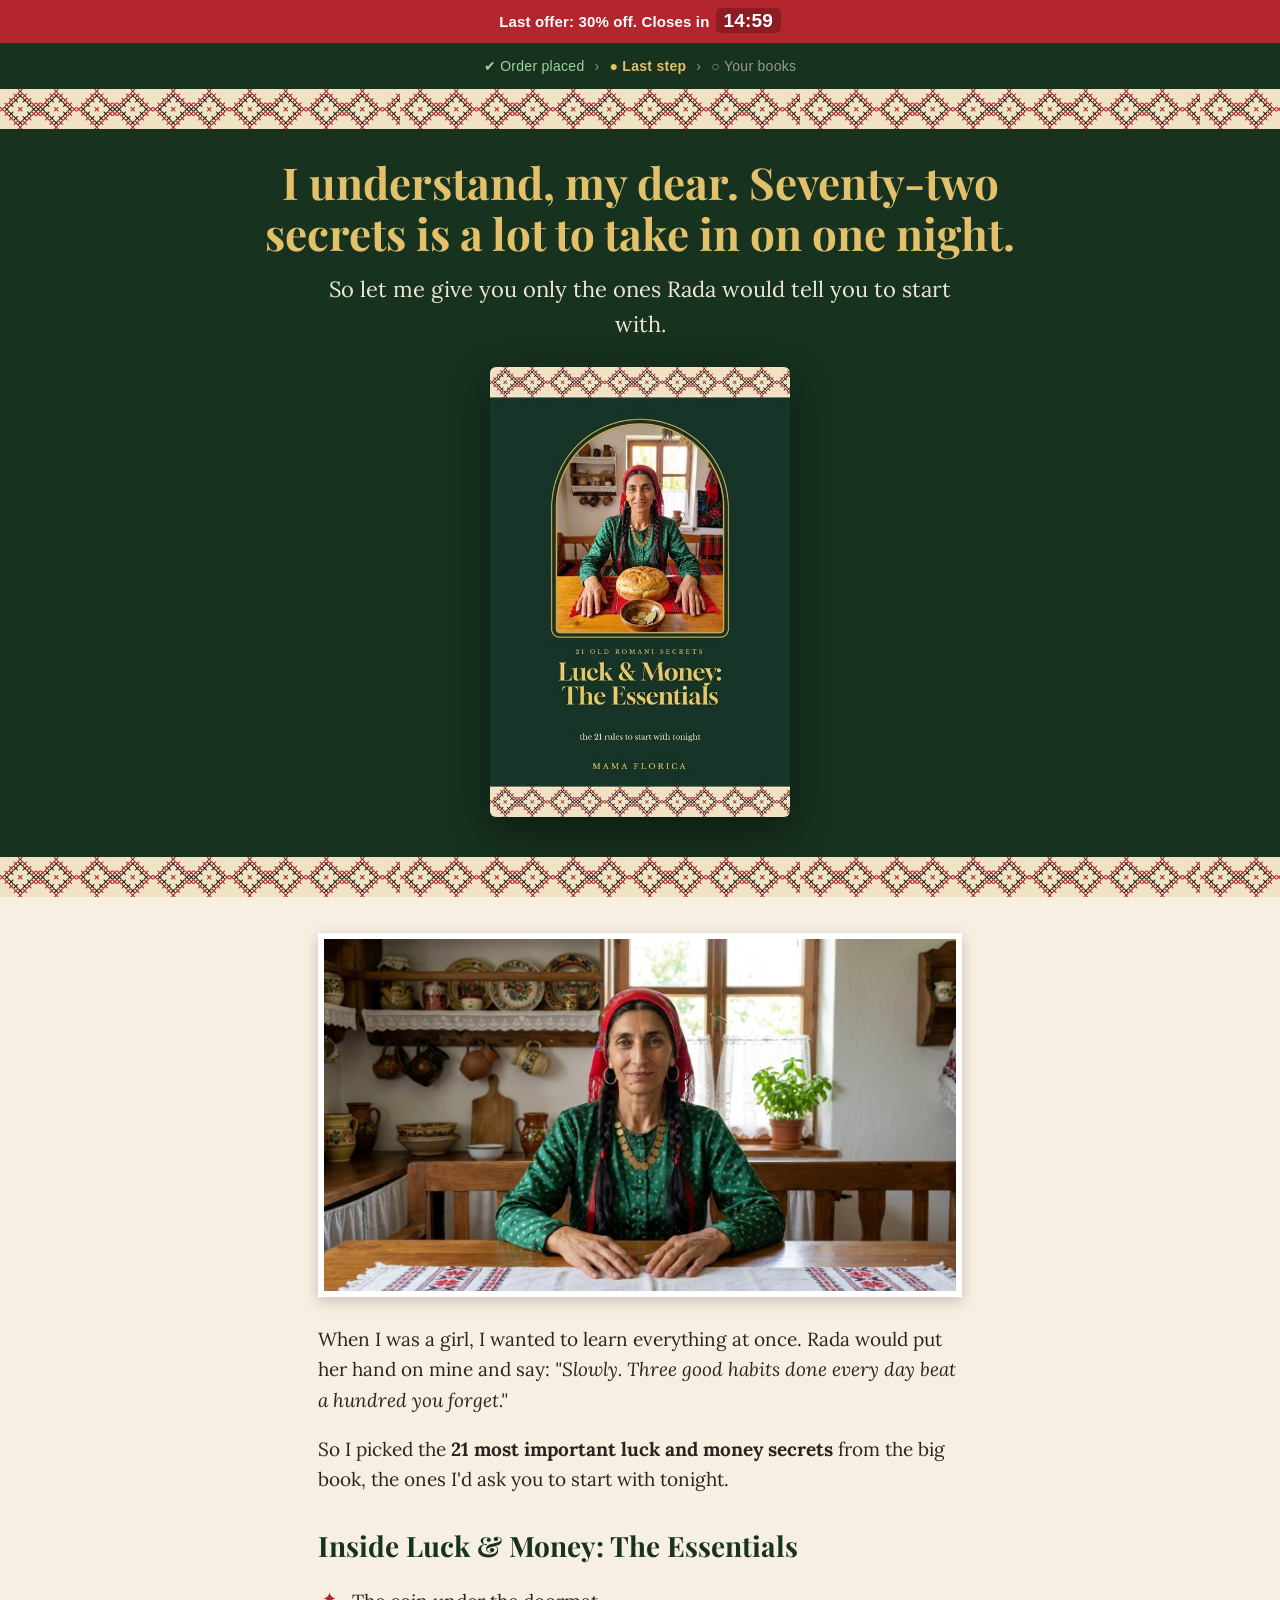
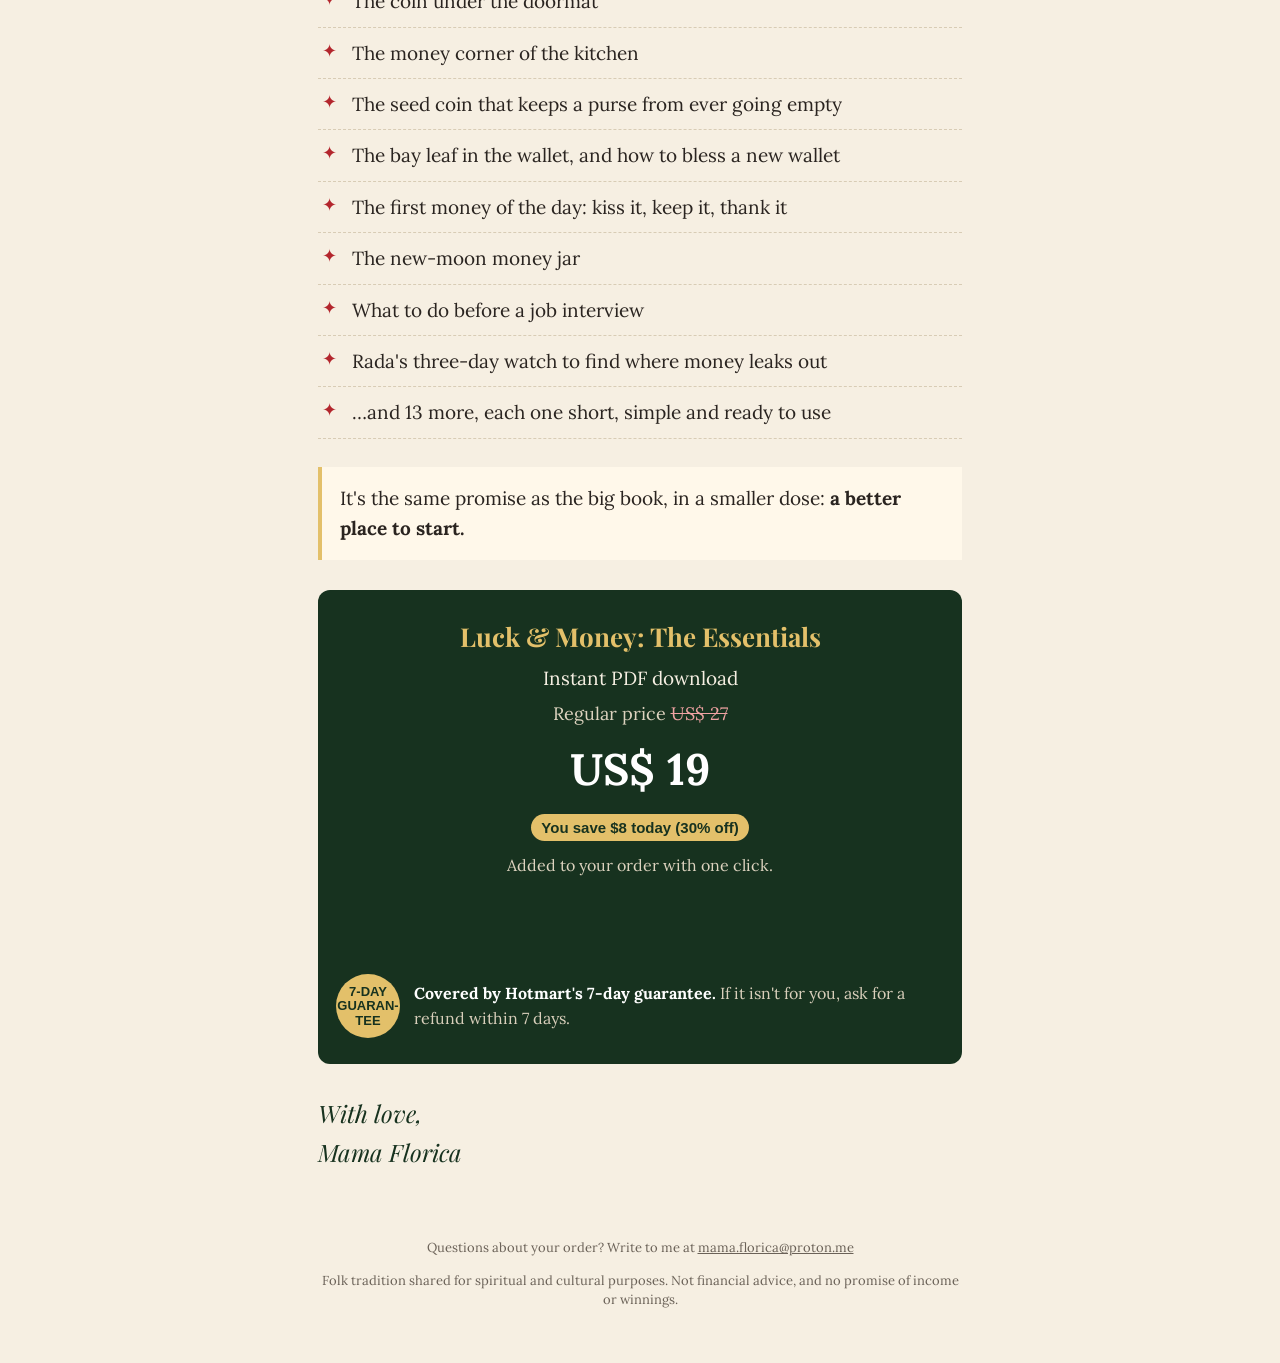
<file: essentials.html>
<!doctype html>
<html lang="en">
<head>
<meta charset="utf-8">
<meta name="viewport" content="width=device-width,initial-scale=1">
<meta name="robots" content="noindex">
<title>A better place to start | Mama Florica</title>
<link rel="preconnect" href="https://fonts.googleapis.com"><link rel="preconnect" href="https://fonts.gstatic.com" crossorigin>
<link href="https://fonts.googleapis.com/css2?family=Lora:ital,wght@0,400;0,700;1,400&family=Playfair+Display:ital,wght@0,700;1,400&display=swap" rel="stylesheet">
<link rel="stylesheet" href="style.css">
</head>
<body>
<div class="timer"><span id="timer-label">Last offer: 30% off. Closes in</span><b id="countdown">15:00</b></div>
<div class="steps"><span class="done">✔ Order placed</span><span>›</span><span class="now">● Last step</span><span>›</span><span>○ Your books</span></div>
<div class="border"></div>
<section class="hero">
  <h1>I understand, my dear. Seventy-two secrets is a lot to take in on one night.</h1>
  <p class="sub">So let me give you only the ones Rada would tell you to start with.</p>
  <img class="cover" src="essentials.jpg" alt="Luck &amp; Money: The Essentials, by Mama Florica" width="520" height="780">
</section>
<div class="border"></div>

<main>
  <div class="letter">
    <img class="portrait wide" src="florica.jpg" alt="Mama Florica at her kitchen table" width="600" height="335">
    <p>When I was a girl, I wanted to learn everything at once. Rada would put her hand on mine and say: <i>"Slowly. Three good habits done every day beat a hundred you forget."</i></p>
    <p>So I picked the <b>21 most important luck and money secrets</b> from the big book, the ones I'd ask you to start with tonight.</p>
  </div>

  <h2>Inside Luck &amp; Money: The Essentials</h2>
  <ul class="inside">
    <li>The coin under the doormat</li>
    <li>The money corner of the kitchen</li>
    <li>The seed coin that keeps a purse from ever going empty</li>
    <li>The bay leaf in the wallet, and how to bless a new wallet</li>
    <li>The first money of the day: kiss it, keep it, thank it</li>
    <li>The new-moon money jar</li>
    <li>What to do before a job interview</li>
    <li>Rada's three-day watch to find where money leaks out</li>
    <li>…and 13 more, each one short, simple and ready to use</li>
  </ul>

  <div class="why">It's the same promise as the big book, in a smaller dose: <b>a better place to start.</b></div>

  <div class="offer">
    <h3>Luck &amp; Money: The Essentials</h3>
    <div>Instant PDF download</div>
    <div class="was">Regular price <s>US$ 27</s></div>
    <div class="price">US$ 19</div>
    <div class="save">You save $8 today (30% off)</div>
    <p class="note">Added to your order with one click.</p>
    <!-- HOTMART FUNNEL WIDGET: START -->
    <div id="hotmart-sales-funnel"></div>
    <!-- HOTMART FUNNEL WIDGET: END -->
    <div class="closed">This offer has closed. Your order is complete: check your email for your book.</div>
    <div class="guarantee"><div class="seal">7-DAY<br>GUARAN&shy;TEE</div><div><b>Covered by Hotmart's 7-day guarantee.</b> If it isn't for you, ask for a refund within 7 days.</div></div>
  </div>

  <p class="sign">With love,<br>Mama Florica</p>
</main>

<footer>
  <p>Questions about your order? Write to me at <a href="mailto:mama.florica@proton.me">mama.florica@proton.me</a></p>
  <p>Folk tradition shared for spiritual and cultural purposes. Not financial advice, and no promise of income or winnings.</p>
</footer>
<script src="timer.js"></script>
</body>
</html>
</file>
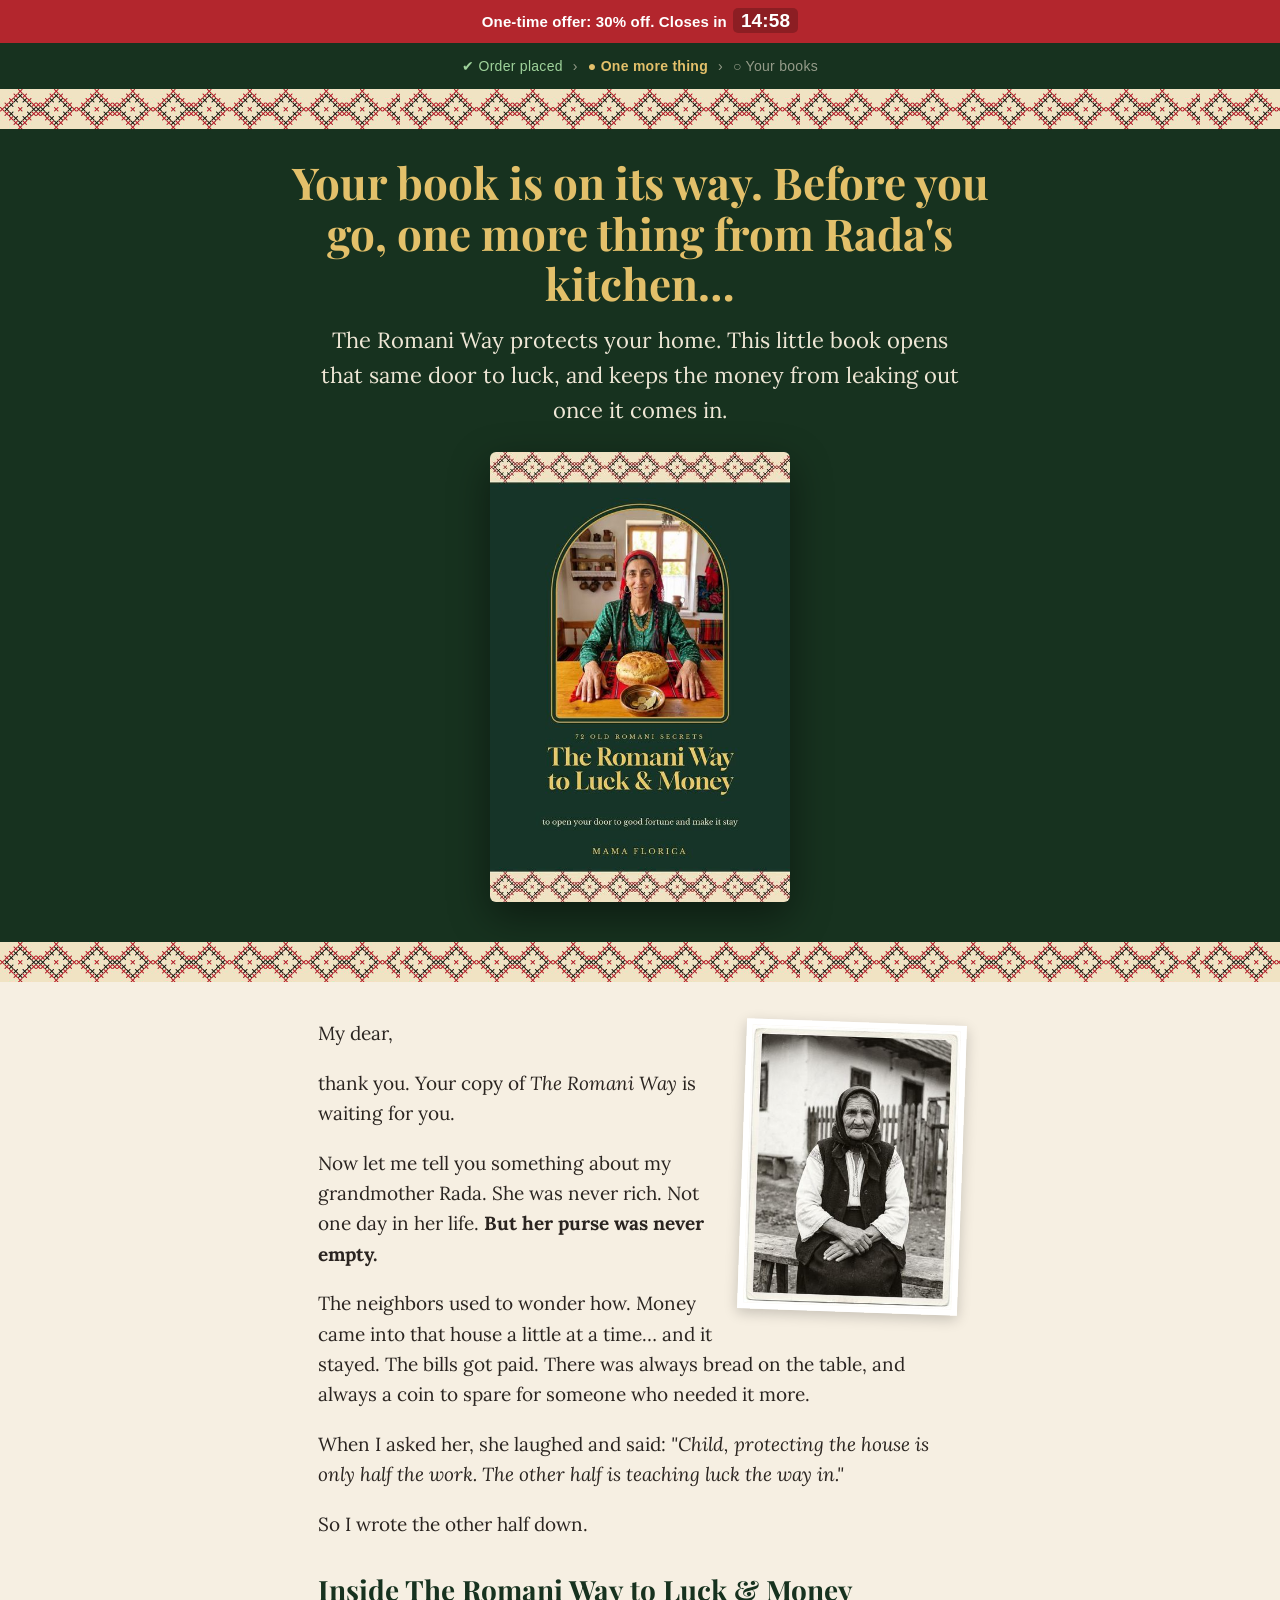
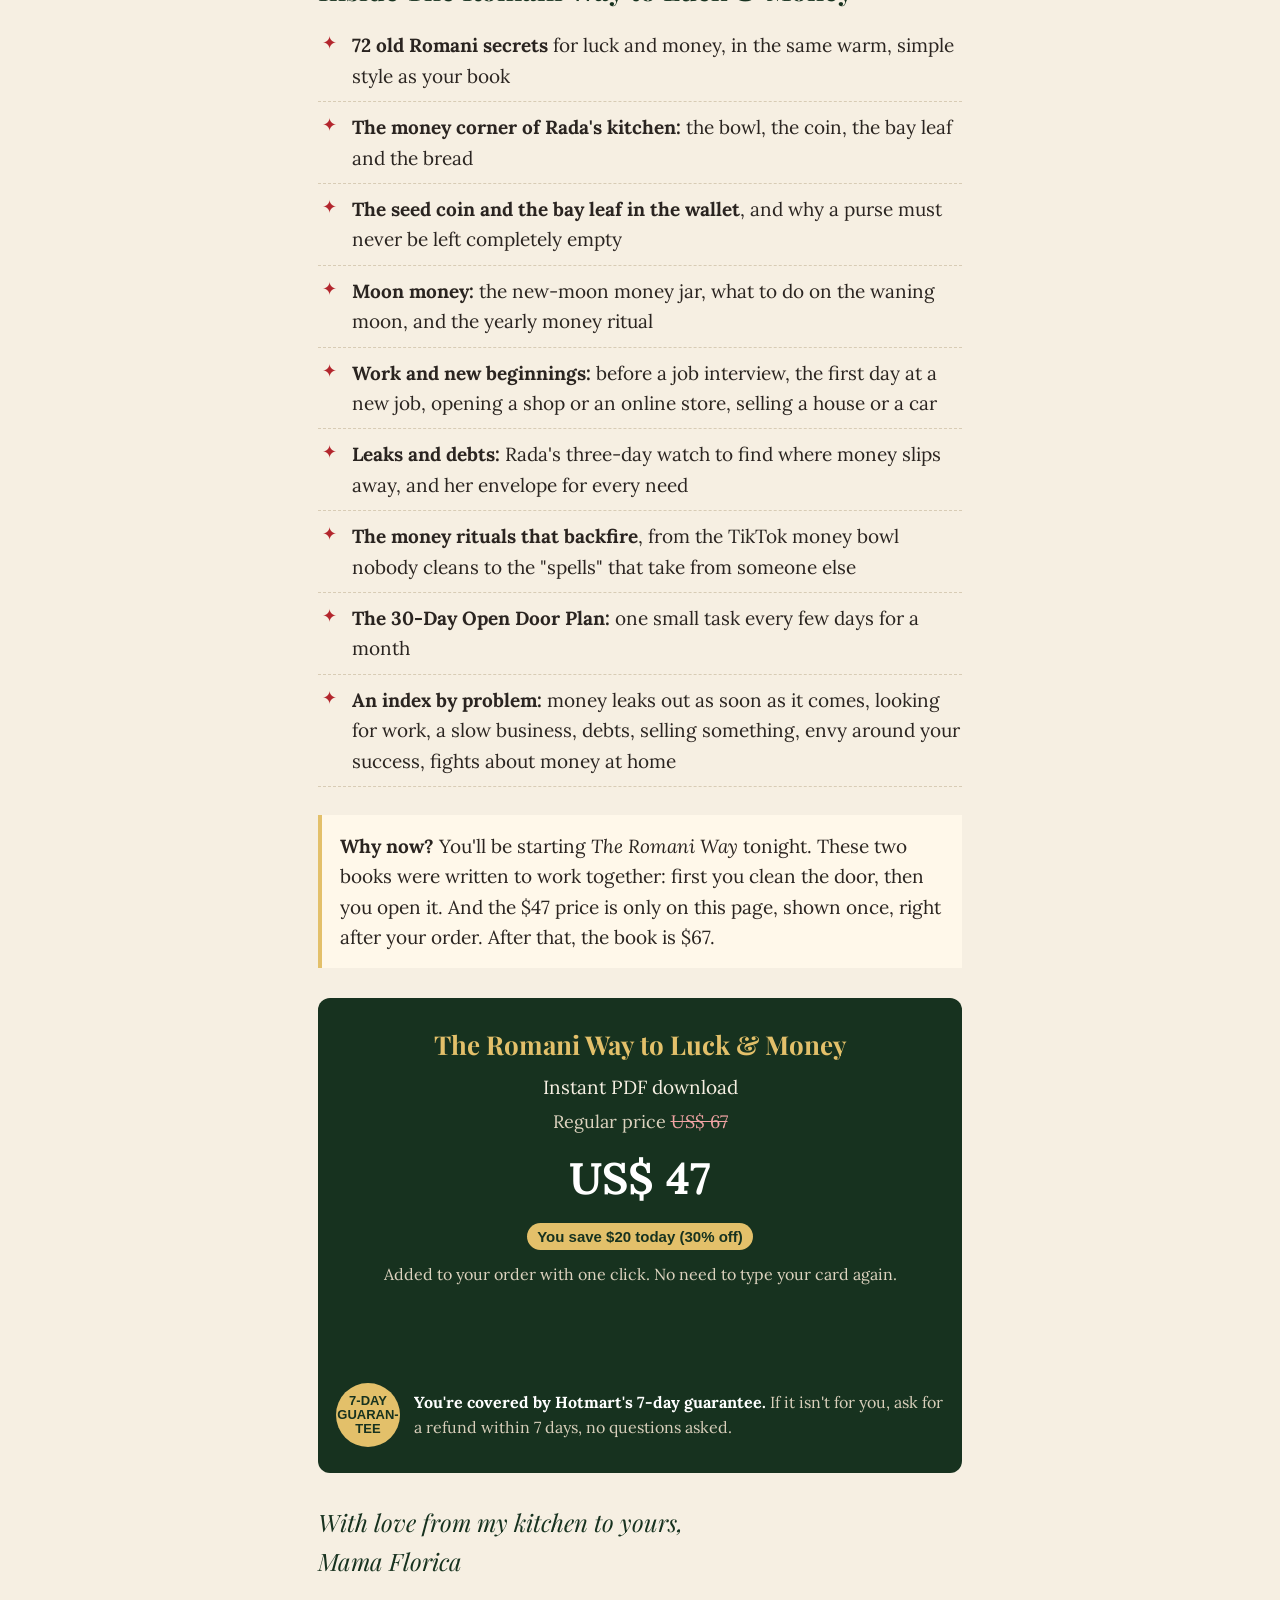
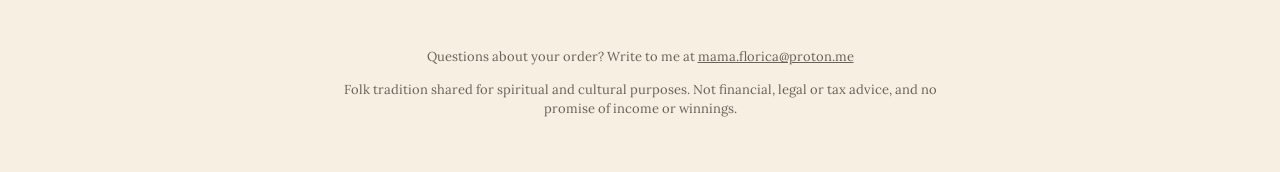
<file: luck-and-money.html>
<!doctype html>
<html lang="en">
<head>
<meta charset="utf-8">
<meta name="viewport" content="width=device-width,initial-scale=1">
<meta name="robots" content="noindex">
<title>One more thing from Rada's kitchen | Mama Florica</title>
<link rel="preconnect" href="https://fonts.googleapis.com"><link rel="preconnect" href="https://fonts.gstatic.com" crossorigin>
<link href="https://fonts.googleapis.com/css2?family=Lora:ital,wght@0,400;0,700;1,400&family=Playfair+Display:ital,wght@0,700;1,400&display=swap" rel="stylesheet">
<link rel="stylesheet" href="style.css">
</head>
<body>
<div class="timer"><span id="timer-label">One-time offer: 30% off. Closes in</span><b id="countdown">15:00</b></div>
<div class="steps"><span class="done">✔ Order placed</span><span>›</span><span class="now">● One more thing</span><span>›</span><span>○ Your books</span></div>
<div class="border"></div>
<section class="hero">
  <h1>Your book is on its way. Before you go, one more thing from Rada's kitchen…</h1>
  <p class="sub">The Romani Way protects your home. This little book opens that same door to luck, and keeps the money from leaking out once it comes in.</p>
  <img class="cover" src="luck-money.jpg" alt="The Romani Way to Luck &amp; Money, by Mama Florica" width="520" height="780">
</section>
<div class="border"></div>

<main>
  <div class="letter">
    <img class="portrait" src="rada.jpg" alt="Grandmother Rada" width="360" height="481">
    <p>My dear,</p>
    <p>thank you. Your copy of <i>The Romani Way</i> is waiting for you.</p>
    <p>Now let me tell you something about my grandmother Rada. She was never rich. Not one day in her life. <b>But her purse was never empty.</b></p>
    <p>The neighbors used to wonder how. Money came into that house a little at a time… and it stayed. The bills got paid. There was always bread on the table, and always a coin to spare for someone who needed it more.</p>
    <p>When I asked her, she laughed and said: <i>"Child, protecting the house is only half the work. The other half is teaching luck the way in."</i></p>
    <p>So I wrote the other half down.</p>
  </div>

  <h2>Inside The Romani Way to Luck &amp; Money</h2>
  <ul class="inside">
    <li><b>72 old Romani secrets</b> for luck and money, in the same warm, simple style as your book</li>
    <li><b>The money corner of Rada's kitchen:</b> the bowl, the coin, the bay leaf and the bread</li>
    <li><b>The seed coin and the bay leaf in the wallet</b>, and why a purse must never be left completely empty</li>
    <li><b>Moon money:</b> the new-moon money jar, what to do on the waning moon, and the yearly money ritual</li>
    <li><b>Work and new beginnings:</b> before a job interview, the first day at a new job, opening a shop or an online store, selling a house or a car</li>
    <li><b>Leaks and debts:</b> Rada's three-day watch to find where money slips away, and her envelope for every need</li>
    <li><b>The money rituals that backfire</b>, from the TikTok money bowl nobody cleans to the "spells" that take from someone else</li>
    <li><b>The 30-Day Open Door Plan:</b> one small task every few days for a month</li>
    <li><b>An index by problem:</b> money leaks out as soon as it comes, looking for work, a slow business, debts, selling something, envy around your success, fights about money at home</li>
  </ul>

  <div class="why"><b>Why now?</b> You'll be starting <i>The Romani Way</i> tonight. These two books were written to work together: first you clean the door, then you open it. And the $47 price is only on this page, shown once, right after your order. After that, the book is $67.</div>

  <div class="offer">
    <h3>The Romani Way to Luck &amp; Money</h3>
    <div>Instant PDF download</div>
    <div class="was">Regular price <s>US$ 67</s></div>
    <div class="price">US$ 47</div>
    <div class="save">You save $20 today (30% off)</div>
    <p class="note">Added to your order with one click. No need to type your card again.</p>
    <!-- HOTMART FUNNEL WIDGET: START -->
    <div id="hotmart-sales-funnel"></div>
    <!-- HOTMART FUNNEL WIDGET: END -->
    <div class="closed">This offer has closed. Your order is complete: check your email for your book.</div>
    <div class="guarantee"><div class="seal">7-DAY<br>GUARAN&shy;TEE</div><div><b>You're covered by Hotmart's 7-day guarantee.</b> If it isn't for you, ask for a refund within 7 days, no questions asked.</div></div>
  </div>

  <p class="sign">With love from my kitchen to yours,<br>Mama Florica</p>
</main>

<footer>
  <p>Questions about your order? Write to me at <a href="mailto:mama.florica@proton.me">mama.florica@proton.me</a></p>
  <p>Folk tradition shared for spiritual and cultural purposes. Not financial, legal or tax advice, and no promise of income or winnings.</p>
</footer>
<script src="timer.js"></script>
</body>
</html>
</file>
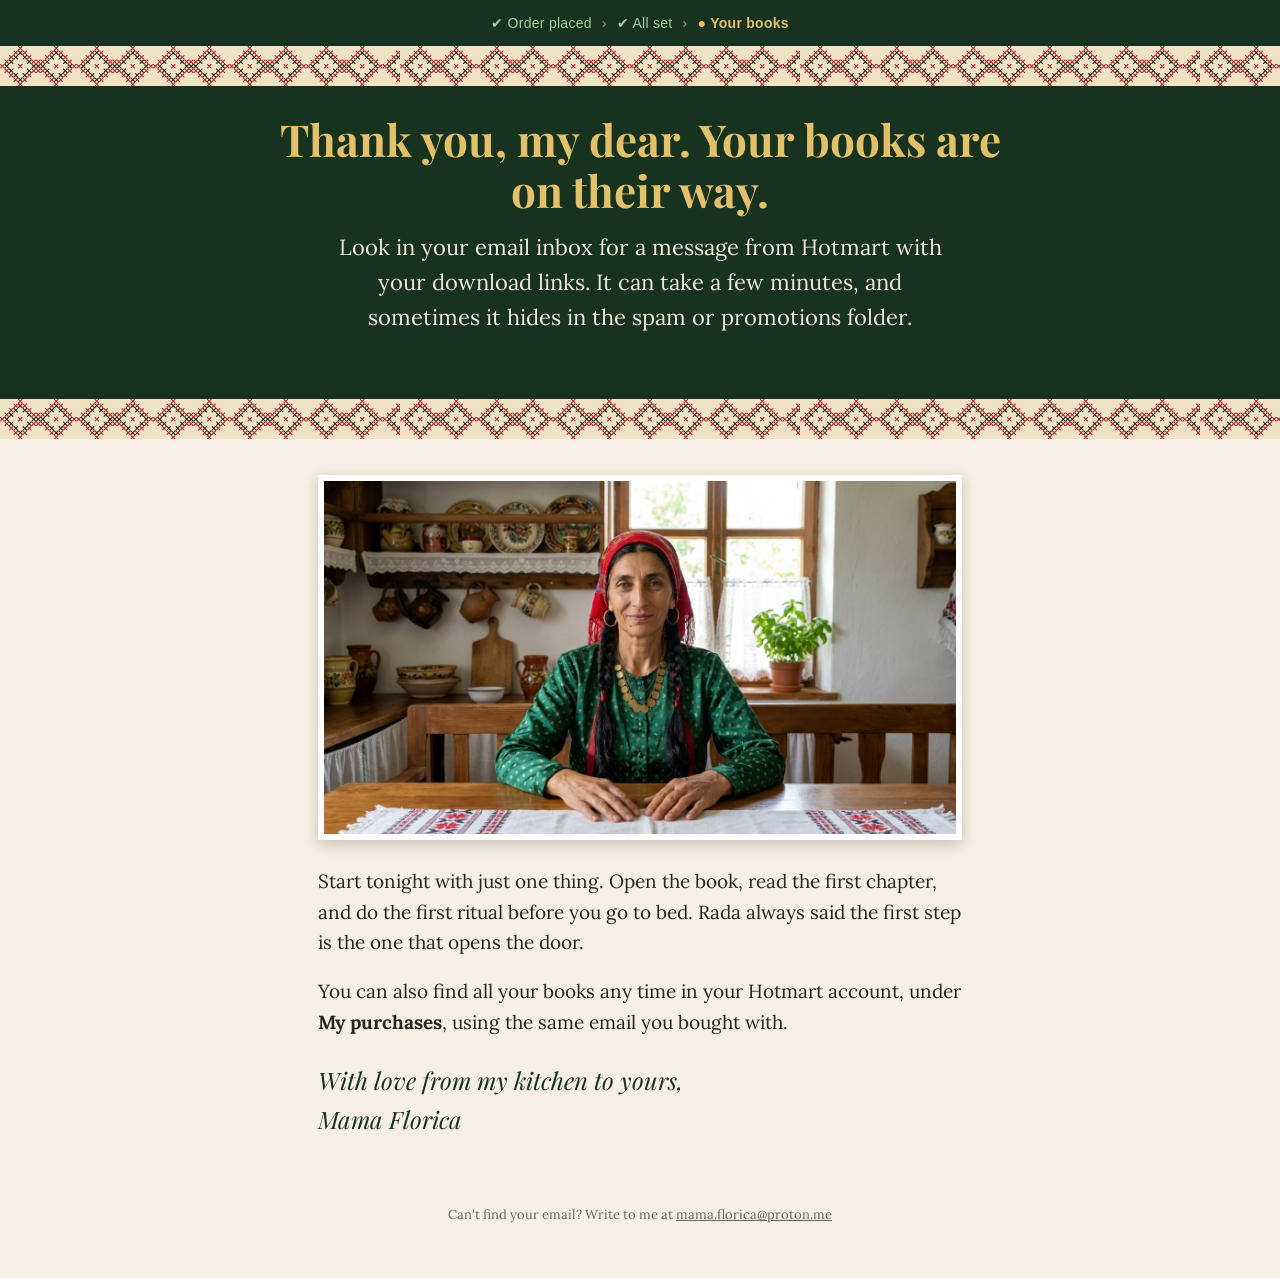
<file: thank-you.html>
<!doctype html>
<html lang="en">
<head>
<meta charset="utf-8">
<meta name="viewport" content="width=device-width,initial-scale=1">
<meta name="robots" content="noindex">
<title>Thank you, my dear | Mama Florica</title>
<link href="https://fonts.googleapis.com/css2?family=Lora:ital,wght@0,400;0,700;1,400&family=Playfair+Display:ital,wght@0,700;1,400&display=swap" rel="stylesheet">
<link rel="stylesheet" href="style.css">
</head>
<body>
<div class="steps"><span class="done">✔ Order placed</span><span>›</span><span class="done">✔ All set</span><span>›</span><span class="now">● Your books</span></div>
<div class="border"></div>
<section class="hero">
  <h1>Thank you, my dear. Your books are on their way.</h1>
  <p class="sub">Look in your email inbox for a message from Hotmart with your download links. It can take a few minutes, and sometimes it hides in the spam or promotions folder.</p>
</section>
<div class="border"></div>
<main>
  <div class="letter">
    <img class="portrait wide" src="florica.jpg" alt="Mama Florica at her kitchen table" width="600" height="333">
    <p>Start tonight with just one thing. Open the book, read the first chapter, and do the first ritual before you go to bed. Rada always said the first step is the one that opens the door.</p>
    <p>You can also find all your books any time in your Hotmart account, under <b>My purchases</b>, using the same email you bought with.</p>
  </div>
  <p class="sign">With love from my kitchen to yours,<br>Mama Florica</p>
</main>
<footer>
  <p>Can't find your email? Write to me at <a href="mailto:mama.florica@proton.me">mama.florica@proton.me</a></p>
</footer>
</body>
</html>
</file>
<file: style.css>
:root{--green:#17321f;--green2:#20422a;--gold:#e3c06a;--cream:#f6efe2;--ink:#2a2420;--red:#b3262d;--muted:#6b6258}
*{box-sizing:border-box}
html,body{margin:0}
body{background:var(--cream);color:var(--ink);font-family:Lora,Georgia,serif;font-size:19px;line-height:1.6}
.border{height:40px;background:url(border.jpg) repeat-x;background-size:auto 40px}
.steps{display:flex;justify-content:center;gap:10px;flex-wrap:wrap;padding:12px 16px;background:var(--green);color:#e9e2d0;font-family:Arial,sans-serif;font-size:14px;letter-spacing:.02em}
.steps span{opacity:.6}.steps .done{opacity:1;color:#9fd39b}.steps .now{opacity:1;color:var(--gold);font-weight:bold}
.hero{background:var(--green);color:var(--cream);text-align:center;padding:28px 16px 40px}
.hero h1{font-family:"Playfair Display",Georgia,serif;font-weight:700;color:var(--gold);font-size:clamp(28px,6vw,44px);line-height:1.15;margin:0 auto 14px;max-width:760px}
.hero p.sub{font-size:clamp(18px,3.5vw,22px);max-width:640px;margin:0 auto 24px;color:#efe7d6}
.cover{display:block;width:min(300px,70vw);margin:0 auto;border-radius:6px;box-shadow:0 14px 40px rgba(0,0,0,.45)}
main{max-width:680px;margin:0 auto;padding:36px 18px 20px}
.letter p{margin:0 0 1em}
.sign{font-family:"Playfair Display",Georgia,serif;font-style:italic;font-size:24px;color:var(--green)}
.portrait{float:right;width:42%;max-width:220px;margin:4px 0 12px 18px;border:6px solid #fff;box-shadow:0 4px 14px rgba(0,0,0,.2);transform:rotate(2deg)}
.portrait.wide{float:none;width:100%;max-width:none;margin:0 0 18px;transform:none}
h2{font-family:"Playfair Display",Georgia,serif;color:var(--green);font-size:28px;line-height:1.2;margin:34px 0 14px;clear:both}
ul.inside{list-style:none;padding:0;margin:0}
ul.inside li{padding:10px 0 10px 34px;position:relative;border-bottom:1px dashed #d8ccb5}
ul.inside li:before{content:"✦";position:absolute;left:4px;top:9px;color:var(--red);font-size:18px}
.why{background:#fff8ea;border-left:4px solid var(--gold);padding:16px 18px;margin:28px 0}
.offer{background:var(--green);color:var(--cream);border-radius:12px;padding:26px 18px;text-align:center;margin:30px 0}
.offer h3{font-family:"Playfair Display",Georgia,serif;color:var(--gold);font-size:26px;margin:0 0 6px}
.offer .price{font-size:44px;font-weight:700;color:#fff;margin:6px 0}
.offer .note{font-size:16px;color:#ddd3bf;margin:0 0 18px}
#hotmart-sales-funnel{min-height:60px}
.guarantee{display:flex;gap:14px;align-items:center;font-size:16px;color:var(--muted);margin:10px 0 0;text-align:left}
.guarantee b{color:var(--ink)}
.seal{flex:0 0 64px;height:64px;border-radius:50%;background:var(--gold);color:var(--green);display:flex;align-items:center;justify-content:center;font:700 13px/1.1 Arial,sans-serif;text-align:center}
footer{max-width:680px;margin:0 auto;padding:10px 18px 40px;font-size:13px;color:var(--muted);text-align:center;line-height:1.5}
footer a{color:var(--muted)}
@media (max-width:520px){body{font-size:18px}.portrait{width:46%}}
img{height:auto;max-width:100%}
.offer .guarantee{color:#d9cfbb;margin-top:18px}.offer .guarantee b{color:#fff}
.timer{position:sticky;top:0;z-index:10;background:var(--red);color:#fff;text-align:center;padding:9px 12px;font:600 15px/1.3 Arial,sans-serif;letter-spacing:.01em}
.timer b{font-size:19px;font-variant-numeric:tabular-nums;background:rgba(0,0,0,.22);padding:2px 8px;border-radius:5px;margin-left:6px}
.closed{display:none;background:#fff8ea;color:var(--ink);border-radius:8px;padding:16px;font-size:17px}
body.expired #hotmart-sales-funnel,body.expired .price,body.expired .note{display:none}
body.expired .closed{display:block}
body.expired .timer{background:#555}
.offer .was{font-size:18px;color:#ddd3bf;margin-top:6px}.offer .was s{color:#f0a3a3}
.offer .save{display:inline-block;background:var(--gold);color:var(--green);font:700 15px/1 Arial,sans-serif;padding:6px 10px;border-radius:20px;margin:0 0 12px}
body.expired .was,body.expired .save{display:none}
</file>
